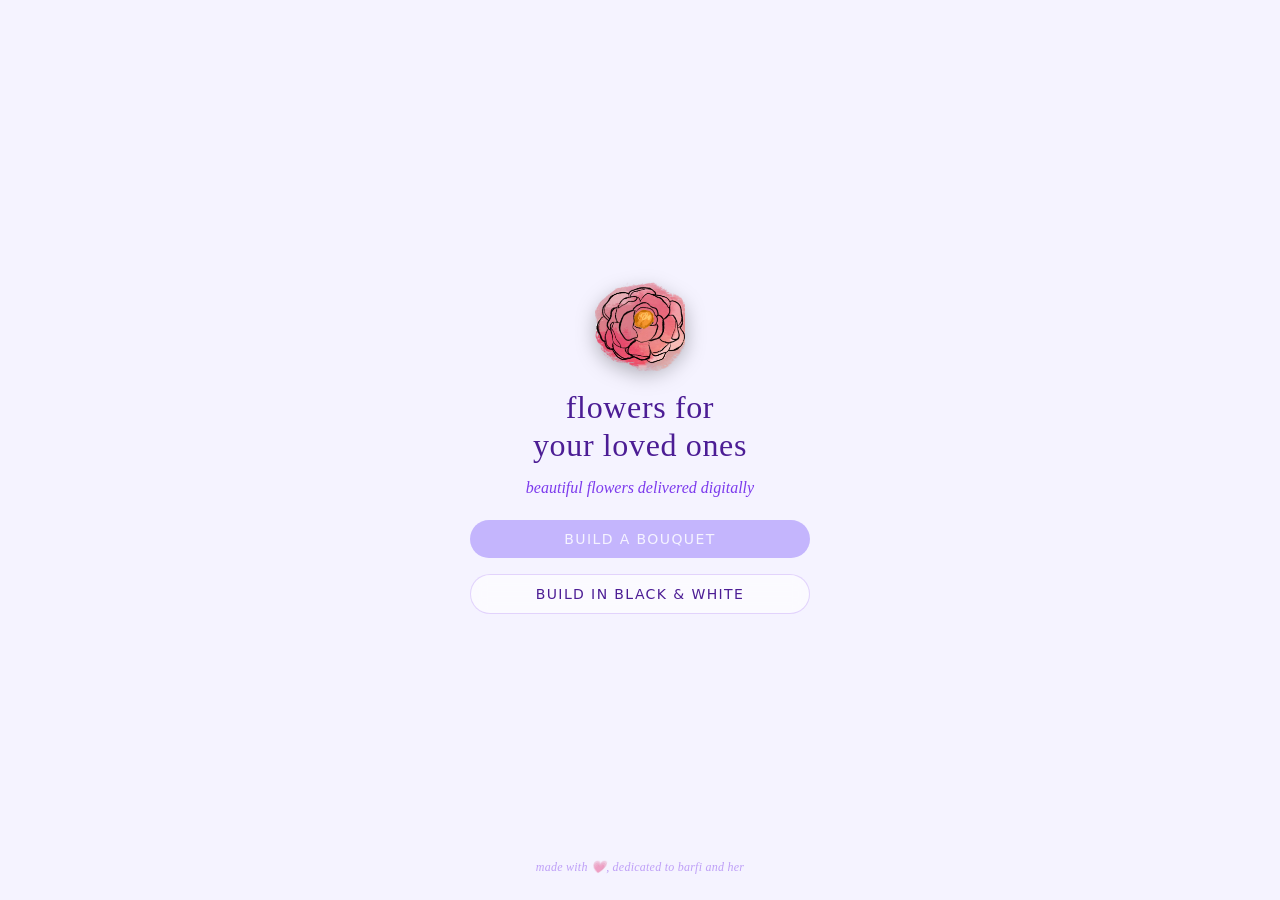
<file: index.html>
<!DOCTYPE html>
<html lang="en">
<head>
  <meta charset="UTF-8">
  <meta name="viewport" content="width=device-width, initial-scale=1">
  <title>flowers for your loved ones</title>
  <meta name="description" content="Build a beautiful digital flower bouquet and send it to someone you love. Choose from roses, peonies, sunflowers, and more.">
  <link rel="stylesheet" href="./styles.css">
</head>
<body>
  <div class="page-wrapper">
    <div class="page-content animate-fade-in">

      <!-- Hero Flower -->
      <img
        src="./assets/other/peony-hero.webp"
        alt="peony flower"
        class="hero-flower"
        width="120" height="120"
      >

      <!-- Title -->
      <h1 class="brand-title">flowers for<br>your loved ones</h1>

      <!-- Tagline -->
      <p class="tagline">beautiful flowers delivered digitally</p>

      <!-- Actions -->
      <div class="btn-group">
        <a href="./bouquet.html?mode=color" class="btn btn-primary" id="btn-build-color">
          BUILD A BOUQUET
        </a>
        <a href="./bouquet.html?mode=mono" class="btn btn-secondary" id="btn-build-mono">
          BUILD IN BLACK &amp; WHITE
        </a>
      </div>

      <!-- Footer -->
      <footer class="site-footer">
        made with 💗, dedicated to barfi and her
      </footer>

    </div>
  </div>

  <script src="./app.js"></script>
  <script>
    // Clear any existing builder state when returning to home
    clearBuilderState();
  </script>
</body>
</html>
</file>
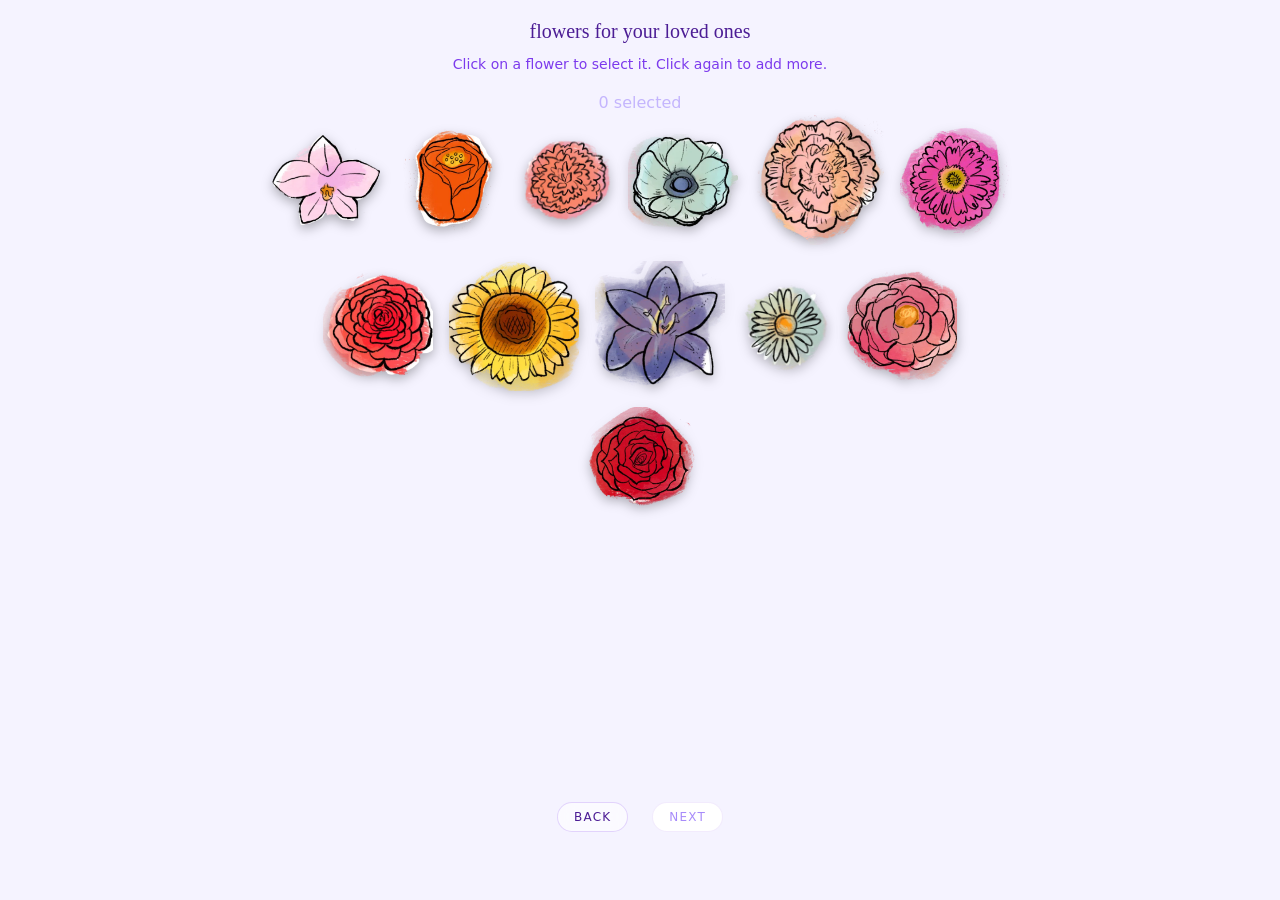
<file: arrange.html>
<!DOCTYPE html>
<html lang="en">
<head>
  <meta charset="UTF-8">
  <meta name="viewport" content="width=device-width, initial-scale=1">
  <title>arrange your bouquet — flowers for your loved ones</title>
  <meta name="description" content="Arrange your digital flower bouquet.">
  <link rel="stylesheet" href="./styles.css">
</head>
<body>
  <main class="container animate-fade-in">

    <!-- Header -->
    <a href="./index.html" class="logo-link">
      <h2 class="brand-title-small">flowers for your loved ones</h2>
    </a>

    <h2 class="section-heading">ARRANGE YOUR BOUQUET</h2>
    <p class="section-subtitle">Choose random or manual arrangement.</p>

    <!-- Bush Style Selector -->
    <div class="bush-selector" id="bush-selector">
      <button class="bush-option active" data-bush="bush-1">STYLE 1</button>
      <button class="bush-option" data-bush="bush-2">STYLE 2</button>
      <button class="bush-option" data-bush="bush-3">STYLE 3</button>
    </div>

    <!-- Arrange Mode Toggle -->
    <div class="arrange-mode-toggle" id="arrange-mode-toggle">
      <button class="arrange-mode-btn active" data-mode="random">⟳ RANDOM</button>
      <button class="arrange-mode-btn" data-mode="manual">✋ MANUAL</button>
    </div>

    <!-- Random mode controls -->
    <div id="random-controls" style="margin-bottom: 0.5rem; position: relative; z-index: 20;">
      <button class="btn btn-small btn-secondary" id="btn-reshuffle" style="padding: 0.5rem 1rem; border-radius: 9999px;">
        ⟳ RESHUFFLE FLOWERS
      </button>
    </div>

    <!-- Manual mode controls -->
    <div id="manual-controls" style="display:none; position: relative; z-index: 20;">
      <p class="manual-hint">Drag flowers to reposition. Tap a flower then use controls to rotate and scale.</p>
      <div class="rotation-controls" id="rotation-controls" style="display:none;">
        <button class="rot-btn" id="btn-scale-down">-</button>
        <span class="rot-label" id="scale-label">100%</span>
        <button class="rot-btn" id="btn-scale-up">+</button>
        
        <button class="rot-btn" id="btn-rot-left" style="margin-left: 0.5rem;">↺</button>
        <span class="rot-label" id="rot-label">0°</span>
        <button class="rot-btn" id="btn-rot-right">↻</button>
      </div>
    </div>

    <!-- Bouquet Preview -->
    <div class="bouquet-display">
      <div class="bouquet-container">
        <div class="bouquet-frame">
          <div id="bouquet-preview"></div>
        </div>
      </div>
    </div>

    <!-- Actions -->
    <div class="btn-group-horizontal" style="position: relative; z-index: 20;">
      <a href="./bouquet.html" class="btn btn-small btn-secondary" id="btn-back">BACK</a>
      <button class="btn btn-small btn-primary" id="btn-next">NEXT</button>
    </div>

  </main>

  <script src="./app.js"></script>
  <script>
    // ─── State ─────────────────────────────────
    const mode = getMode();
    const state = loadBuilderState();
    
    if (!state || !state.flowers || state.flowers.length < 1) {
      window.location.href = `./bouquet.html?mode=${mode}`;
    }

    let bushStyle = state.bushStyle || 'bush-1';
    let arrangeMode = 'random';
    let selectedFlowerIndex = -1;

    // Drag state — single shared state (no per-flower listeners)
    let dragState = {
      active: false,
      index: -1,
      wrapper: null,
      startX: 0,
      startY: 0,
      origOffsetX: 0,
      origOffsetY: 0,
      moved: false
    };

    // Set back button mode
    document.getElementById('btn-back').href = `./bouquet.html?mode=${mode}`;

    // Set initial active bush
    document.querySelectorAll('.bush-option').forEach(btn => {
      if(btn.dataset.bush === bushStyle) {
        document.querySelectorAll('.bush-option').forEach(b => b.classList.remove('active'));
        btn.classList.add('active');
      }
    });

    let currentFlowers = [...state.flowers];
    let currentLayout = state.layout || null;

    function generateLayout() {
      return currentFlowers.map(() => ({
        rotation: (Math.random() * 60) - 30,
        scale: 0.9 + (Math.random() * 0.2),
        offsetX: (Math.random() * 20) - 10,
        offsetY: (Math.random() * 20) - 10
      }));
    }

    function renderPreview(forceReshuffle = false) {
      if (!currentLayout || forceReshuffle) {
        for (let i = currentFlowers.length - 1; i > 0; i--) {
          const j = Math.floor(Math.random() * (i + 1));
          [currentFlowers[i], currentFlowers[j]] = [currentFlowers[j], currentFlowers[i]];
        }
        currentLayout = generateLayout();
      }

      const bouquetData = {
        mode: mode,
        bushStyle: bushStyle,
        flowers: currentFlowers,
        layout: currentLayout
      };

      const container = document.getElementById('bouquet-preview');
      renderBouquetComposition(container, bouquetData);

      // After render, set up manual mode class and click handlers
      if (arrangeMode === 'manual') {
        setupManualMode();
      }
    }

    // ─── Manual Mode Setup ────────────────────
    function setupManualMode() {
      const area = document.querySelector('.bouquet-area');
      if (!area) return;
      area.classList.add('manual-mode');

      // Disable the slow hover transition in manual mode
      const imgs = area.querySelectorAll('.bouquet-flower img');
      imgs.forEach(img => {
        img.style.transition = 'none';
      });

      // Only attach click listeners to each flower (lightweight)
      const wrappers = area.querySelectorAll('.bouquet-flower');
      wrappers.forEach((wrapper, index) => {
        wrapper.dataset.flowerIndex = index;
      });
    }

    function selectFlower(index) {
      selectedFlowerIndex = index;
      document.querySelectorAll('.bouquet-flower').forEach((el, i) => {
        el.classList.toggle('selected-flower', i === index);
      });
      document.getElementById('rotation-controls').style.display = 'flex';
      updateControlsLabel();
    }

    function updateControlsLabel() {
      if (selectedFlowerIndex >= 0 && currentLayout[selectedFlowerIndex]) {
        const layout = currentLayout[selectedFlowerIndex];
        document.getElementById('rot-label').textContent = `${Math.round(layout.rotation)}°`;
        document.getElementById('scale-label').textContent = `${Math.round((layout.scale || 1) * 100)}%`;
      }
    }

    function applyFlowerTransform(index) {
      const wrappers = document.querySelectorAll('.bouquet-flower');
      if (!wrappers[index]) return;
      const l = currentLayout[index];
      const img = wrappers[index].querySelector('img');
      if (img) {
        img.style.transform = `translate(${l.offsetX || 0}px, ${l.offsetY || 0}px) rotate(${l.rotation}deg) scale(${l.scale})`;
      }
    }

    // ─── Single Global Drag Handlers ──────────
    // One set of listeners on document — no per-flower duplication
    function getFlowerWrapper(el) {
      while (el && !el.classList.contains('bouquet-flower')) {
        el = el.parentElement;
      }
      return el;
    }

    function onDragStart(clientX, clientY, target) {
      if (arrangeMode !== 'manual') return;
      const wrapper = getFlowerWrapper(target);
      if (!wrapper || wrapper.dataset.flowerIndex === undefined) return;

      const index = parseInt(wrapper.dataset.flowerIndex);
      const layout = currentLayout[index];

      dragState = {
        active: true,
        index: index,
        wrapper: wrapper,
        startX: clientX,
        startY: clientY,
        origOffsetX: layout.offsetX || 0,
        origOffsetY: layout.offsetY || 0,
        moved: false
      };
      wrapper.classList.add('dragging');
    }

    function onDragMove(clientX, clientY) {
      if (!dragState.active) return;
      const dx = clientX - dragState.startX;
      const dy = clientY - dragState.startY;

      if (Math.abs(dx) > 3 || Math.abs(dy) > 3) {
        dragState.moved = true;
      }

      currentLayout[dragState.index].offsetX = dragState.origOffsetX + dx;
      currentLayout[dragState.index].offsetY = dragState.origOffsetY + dy;
      applyFlowerTransform(dragState.index);
    }

    function onDragEnd() {
      if (!dragState.active) return;
      if (dragState.wrapper) {
        dragState.wrapper.classList.remove('dragging');
      }
      // If it was a click (no movement), select the flower
      if (!dragState.moved) {
        selectFlower(dragState.index);
      }
      dragState.active = false;
    }

    // Mouse
    document.addEventListener('mousedown', (e) => {
      if (arrangeMode !== 'manual') return;
      const wrapper = getFlowerWrapper(e.target);
      if (!wrapper) return;
      e.preventDefault();
      onDragStart(e.clientX, e.clientY, e.target);
    });
    document.addEventListener('mousemove', (e) => {
      if (!dragState.active) return;
      e.preventDefault();
      onDragMove(e.clientX, e.clientY);
    });
    document.addEventListener('mouseup', () => {
      onDragEnd();
    });

    // Touch
    document.addEventListener('touchstart', (e) => {
      if (arrangeMode !== 'manual') return;
      const wrapper = getFlowerWrapper(e.target);
      if (!wrapper) return;
      const touch = e.touches[0];
      onDragStart(touch.clientX, touch.clientY, e.target);
    }, { passive: true });
    document.addEventListener('touchmove', (e) => {
      if (!dragState.active) return;
      e.preventDefault(); // prevent scroll while dragging
      const touch = e.touches[0];
      onDragMove(touch.clientX, touch.clientY);
    }, { passive: false });
    document.addEventListener('touchend', () => {
      onDragEnd();
    });

    // ─── UI Events ────────────────────────────
    // Bush style buttons
    document.querySelectorAll('.bush-option').forEach(btn => {
      btn.addEventListener('click', () => {
        document.querySelectorAll('.bush-option').forEach(b => b.classList.remove('active'));
        btn.classList.add('active');
        bushStyle = btn.dataset.bush;
        renderPreview();
      });
    });

    // Arrange mode toggle
    document.querySelectorAll('.arrange-mode-btn').forEach(btn => {
      btn.addEventListener('click', () => {
        document.querySelectorAll('.arrange-mode-btn').forEach(b => b.classList.remove('active'));
        btn.classList.add('active');
        arrangeMode = btn.dataset.mode;

        document.getElementById('random-controls').style.display = arrangeMode === 'random' ? 'block' : 'none';
        document.getElementById('manual-controls').style.display = arrangeMode === 'manual' ? 'block' : 'none';

        selectedFlowerIndex = -1;
        document.getElementById('rotation-controls').style.display = 'none';
        renderPreview();
      });
    });

    // Reshuffle
    document.getElementById('btn-reshuffle').addEventListener('click', () => {
      renderPreview(true);
    });

    // Rotation controls
    document.getElementById('btn-rot-left').addEventListener('click', () => {
      if (selectedFlowerIndex < 0) return;
      currentLayout[selectedFlowerIndex].rotation -= 15;
      applyFlowerTransform(selectedFlowerIndex);
      updateControlsLabel();
    });

    document.getElementById('btn-rot-right').addEventListener('click', () => {
      if (selectedFlowerIndex < 0) return;
      currentLayout[selectedFlowerIndex].rotation += 15;
      applyFlowerTransform(selectedFlowerIndex);
      updateControlsLabel();
    });

    // Scale controls
    document.getElementById('btn-scale-down').addEventListener('click', () => {
      if (selectedFlowerIndex < 0) return;
      const layout = currentLayout[selectedFlowerIndex];
      layout.scale = Math.max(0.5, (layout.scale || 1) - 0.1);
      applyFlowerTransform(selectedFlowerIndex);
      updateControlsLabel();
    });

    document.getElementById('btn-scale-up').addEventListener('click', () => {
      if (selectedFlowerIndex < 0) return;
      const layout = currentLayout[selectedFlowerIndex];
      layout.scale = Math.min(2.5, (layout.scale || 1) + 0.1);
      applyFlowerTransform(selectedFlowerIndex);
      updateControlsLabel();
    });

    // Next button
    document.getElementById('btn-next').addEventListener('click', () => {
      saveBuilderState({
        bushStyle: bushStyle,
        flowers: currentFlowers,
        layout: currentLayout
      });
      window.location.href = `./note.html?mode=${mode}`;
    });

    // ─── Init ──────────────────────────────────
    renderPreview();
  </script>
</body>
</html>
</file>
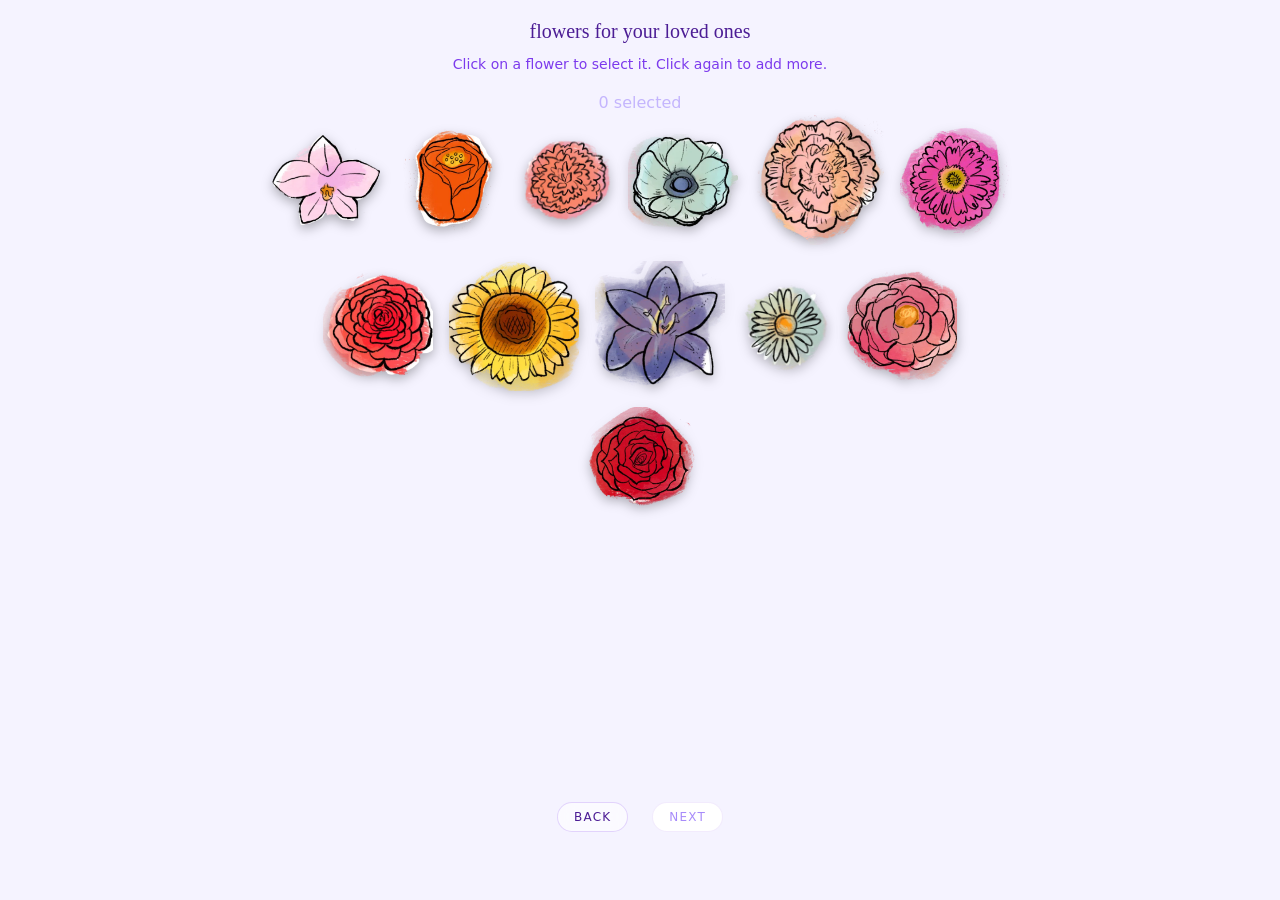
<file: bouquet.html>
<!DOCTYPE html>
<html lang="en">
<head>
  <meta charset="UTF-8">
  <meta name="viewport" content="width=device-width, initial-scale=1">
  <title>build your bouquet — flowers for your loved ones</title>
  <meta name="description" content="Pick your flowers and send a beautiful digital bouquet to someone special.">
  <link rel="stylesheet" href="./styles.css">
</head>
<body>
  <main class="container animate-fade-in">
    <!-- Header -->
    <a href="./index.html" class="logo-link">
      <h2 class="brand-title-small">flowers for your loved ones</h2>
    </a>

    <!-- Builder Area -->
    <div class="builder-area" style="flex-grow: 1;">
      <p class="section-subtitle">Click on a flower to select it. Click again to add more.</p>

      <!-- Counter -->
      <p class="counter-text" id="counter">0 selected</p>

      <!-- Flower Grid -->
      <div class="flower-grid" id="flower-grid"></div>

      <!-- Selected Pills -->
      <div class="selection-area">
        <div class="selection-pills" id="selection-pills"></div>
      </div>
    </div>

    <!-- Navigation -->
    <div class="nav-buttons">
      <a href="./index.html" class="btn btn-small btn-secondary">BACK</a>
      <button class="btn btn-small btn-disabled" id="btn-next" disabled>NEXT</button>
    </div>
  </main>

  <script src="./app.js"></script>
  <script>
    // ─── Builder State ─────────────────────────
    const mode = getMode();
    const state = loadBuilderState();
    const selections = {}; 

    // If returning from a future step, repopulate selections
    if (state && state.flowers) {
      state.flowers.forEach(id => {
        selections[id] = (selections[id] || 0) + 1;
      });
    }

    function getTotalCount() {
      return Object.values(selections).reduce((sum, c) => sum + c, 0);
    }

    function updateUI() {
      const total = getTotalCount();

      // Counter
      document.getElementById('counter').textContent = `${total} selected`;

      // Update grid badges
      FLOWERS.forEach(flower => {
        const card = document.querySelector(`[data-flower="${flower.id}"]`);
        if (!card) return;
        const badge = card.querySelector('.flower-badge');
        const count = selections[flower.id] || 0;

        if (count > 0) {
          card.classList.add('selected');
          if (badge) {
            badge.textContent = count;
            badge.style.display = 'flex';
          }
        } else {
          card.classList.remove('selected');
          if (badge) badge.style.display = 'none';
        }
      });

      // Selection pills
      const pillsContainer = document.getElementById('selection-pills');
      pillsContainer.innerHTML = '';
      Object.entries(selections).forEach(([id, count]) => {
        if (count <= 0) return;
        const flower = FLOWERS.find(f => f.id === id);
        const pill = document.createElement('div');
        pill.className = 'pill';
        pill.textContent = `${flower.name} x${count}`;
        pill.addEventListener('click', () => {
          selections[id]--;
          if (selections[id] <= 0) delete selections[id];
          updateUI();
        });
        pillsContainer.appendChild(pill);
      });

      // Next button (Min 1 bloom)
      const nextBtn = document.getElementById('btn-next');
      if (total >= 1) {
        nextBtn.disabled = false;
        nextBtn.classList.remove('btn-disabled');
        nextBtn.classList.add('btn-primary');
      } else {
        nextBtn.disabled = true;
        nextBtn.classList.add('btn-disabled');
        nextBtn.classList.remove('btn-primary');
      }
    }

    function handleFlowerClick(flowerId) {
      selections[flowerId] = (selections[flowerId] || 0) + 1;
      updateUI();
    }

    // ─── Build Grid ────────────────────────────
    function buildGrid() {
      const grid = document.getElementById('flower-grid');
      grid.innerHTML = '';

      FLOWERS.forEach(flower => {
        const card = document.createElement('button');
        card.className = 'flower-card';
        card.dataset.flower = flower.id;
        card.title = `${flower.name} — ${flower.meaning}`;

        card.innerHTML = `
          <div class="flower-img-wrapper ${flower.sizeClass}">
            <img
              src="${getFlowerImagePath(flower.id, mode)}"
              alt="${flower.name}"
              width="${flower.sizeClass === 'size-sm' ? 128 : flower.sizeClass === 'size-lg' ? 192 : 160}"
              height="${flower.sizeClass === 'size-sm' ? 128 : flower.sizeClass === 'size-lg' ? 192 : 160}"
              loading="eager"
            >
          </div>
          <div class="flower-badge" style="display:none;">0</div>
        `;

        card.addEventListener('click', () => handleFlowerClick(flower.id));
        grid.appendChild(card);
      });
    }

    // ─── Next Button ───────────────────────────
    document.getElementById('btn-next').addEventListener('click', () => {
      const total = getTotalCount();
      if (total < 1) return;

      // Build flower list
      const flowerList = [];
      Object.entries(selections).forEach(([id, count]) => {
        for (let i = 0; i < count; i++) {
          flowerList.push(id);
        }
      });

      saveBuilderState({
        mode: mode,
        flowers: flowerList
      });

      window.location.href = `./arrange.html?mode=${mode}`;
    });

    // ─── Init ──────────────────────────────────
    buildGrid();
    updateUI();
  </script>
</body>
</html>
</file>
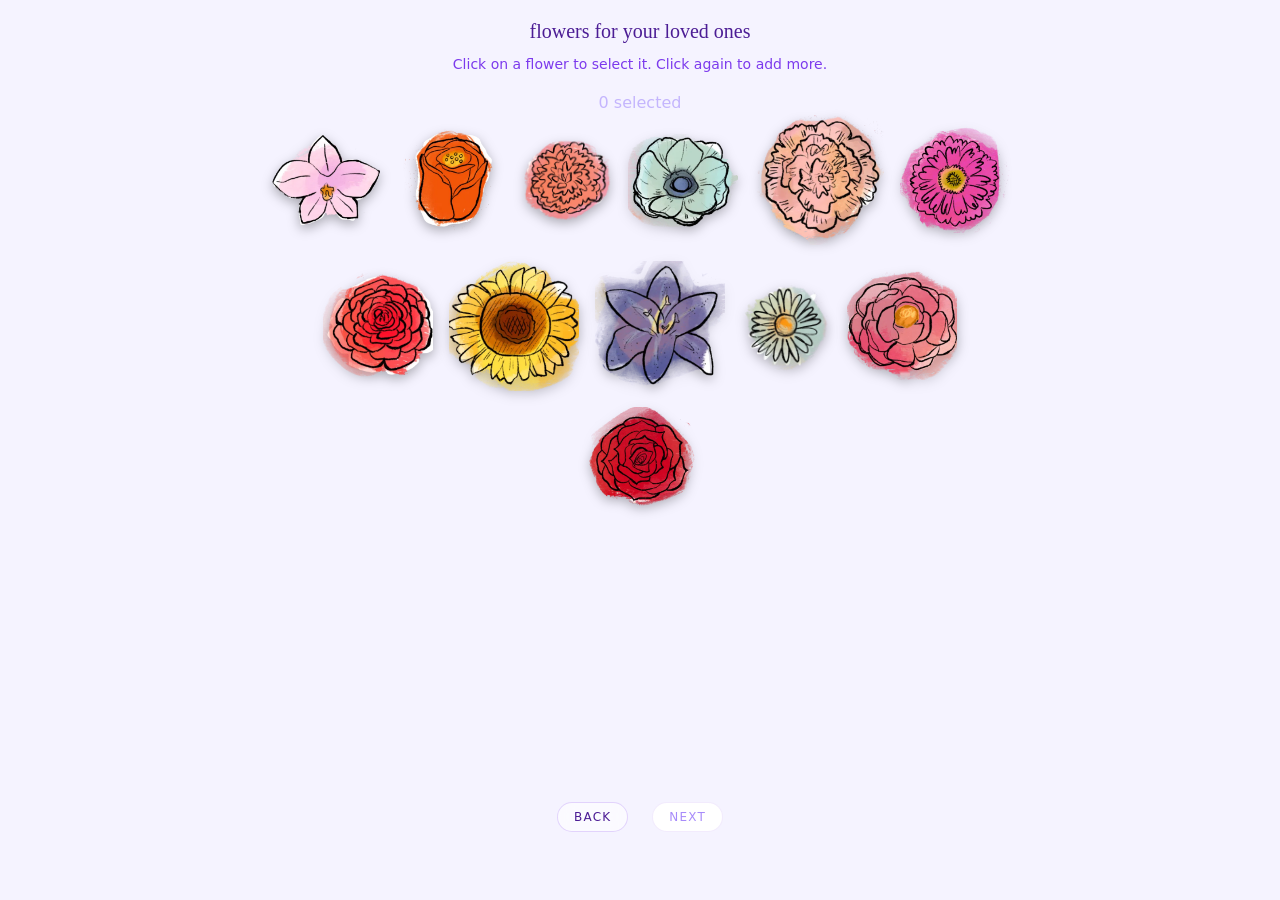
<file: note.html>
<!DOCTYPE html>
<html lang="en">
<head>
  <meta charset="UTF-8">
  <meta name="viewport" content="width=device-width, initial-scale=1">
  <title>write a note — flowers for your loved ones</title>
  <meta name="description" content="Add a message to your bouquet.">
  <link rel="stylesheet" href="./styles.css">
</head>
<body>
  <main class="container animate-fade-in">
    <!-- Header -->
    <a href="./index.html" class="logo-link">
      <h2 class="brand-title-small">flowers for your loved ones</h2>
    </a>

    <h2 class="section-heading">WRITE A NOTE</h2>
    <p class="section-subtitle">Add a personal message to your bouquet.</p>

    <!-- Note Card -->
    <div class="note-card-wrapper">
      <div class="note-card">
        <textarea id="note-body" placeholder="Write your message here..."></textarea>
      </div>
    </div>

    <!-- Actions -->
    <div class="btn-group-horizontal">
      <a href="./arrange.html" class="btn btn-small btn-secondary" id="btn-back">BACK</a>
      <button class="btn btn-small btn-primary" id="btn-next">FINISH</button>
    </div>
  </main>

  <script src="./app.js"></script>
  <script>
    // ─── State ─────────────────────────────────
    const mode = getMode();
    const state = loadBuilderState();
    
    if (!state || !state.flowers || state.flowers.length < 1) {
      window.location.href = `./bouquet.html?mode=${mode}`;
    }

    // Set back button mode
    document.getElementById('btn-back').href = `./arrange.html?mode=${mode}`;

    const textarea = document.getElementById('note-body');
    
    // Set default value if no note exists
    if (state.note) {
      textarea.value = state.note;
    } else {
      textarea.value = "Dear ";
    }

    // ─── Actions ───────────────────────────────
    document.getElementById('btn-next').addEventListener('click', () => {
      saveBuilderState({
        note: textarea.value
      });
      window.location.href = `./p.html?mode=${mode}`;
    });
  </script>
</body>
</html>
</file>
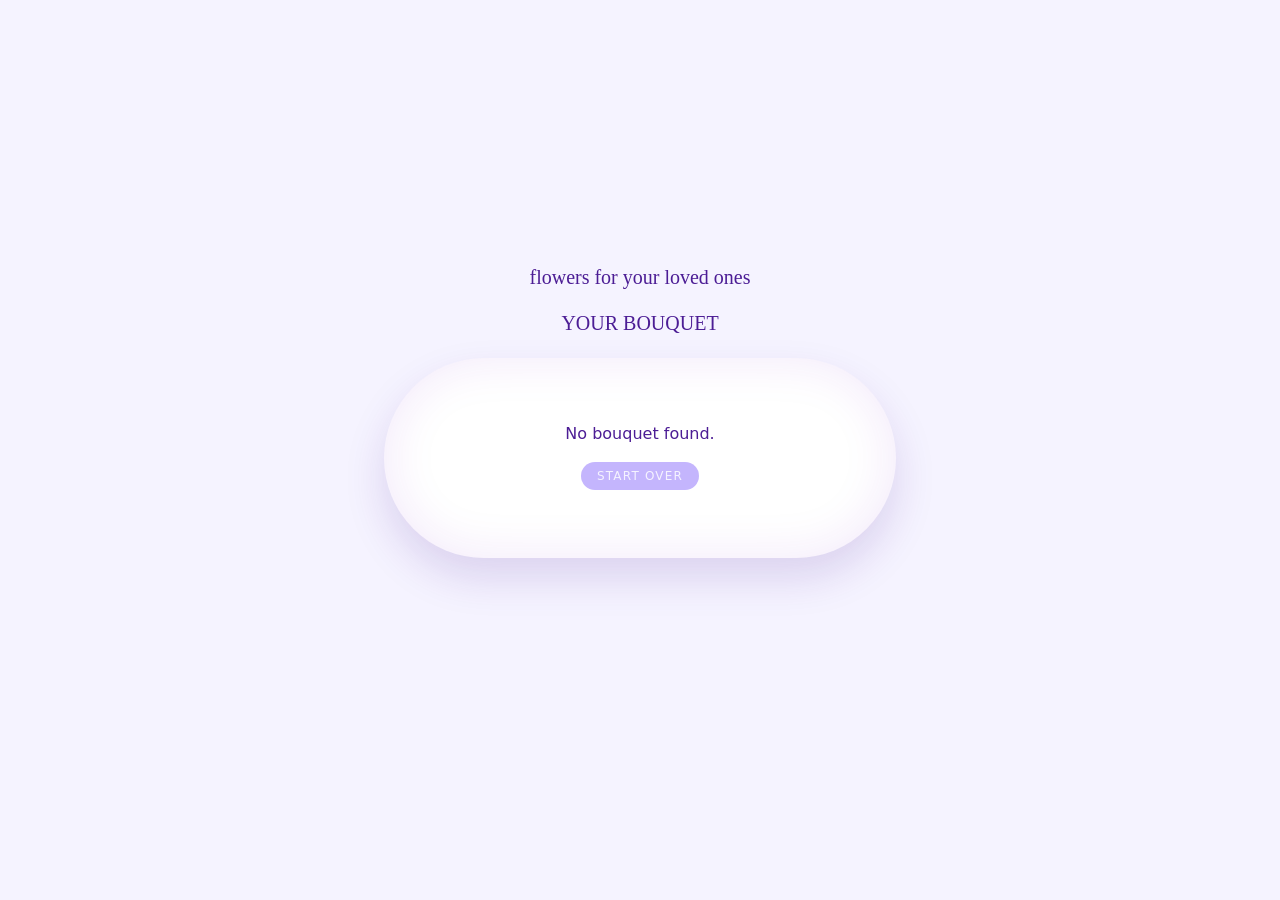
<file: p.html>
<!DOCTYPE html>
<html lang="en">
<head>
  <meta charset="UTF-8">
  <meta name="viewport" content="width=device-width, initial-scale=1">
  <title>your bouquet — flowers for your loved ones</title>
  <meta name="description" content="A digital flower bouquet.">
  <link rel="stylesheet" href="./styles.css">
</head>
<body>
  <main class="container animate-fade-in">
    <!-- Header -->
    <a href="./index.html" class="logo-link">
      <h2 class="brand-title-small">flowers for your loved ones</h2>
    </a>

    <h2 class="section-heading" id="preview-heading">YOUR BOUQUET</h2>

    <!-- Bouquet Preview -->
    <div class="bouquet-display">
      <div class="bouquet-container">
        <div class="bouquet-frame">
          <div id="bouquet-preview"></div>
        </div>
      </div>
    </div>

    <!-- Note Card -->
    <div id="note-area" style="display:none;" class="note-preview-area">
      <div class="note-card preview-mode">
        <div class="note-display" id="view-body"></div>
      </div>
    </div>

    <!-- Builder Actions (Shown if you just built it) -->
    <div id="builder-actions" style="display:none;" class="builder-actions">
      <div class="share-section">
        <p class="share-section-heading">Ready to send?</p>
        <p class="share-section-subtext">Generate a link to share this exact bouquet.</p>
        <button class="btn btn-primary" id="btn-generate">GENERATE SHARE LINK</button>
        
        <div class="share-link-box" id="share-box" style="display:none;">
          <div class="share-link-row">
            <input type="text" class="share-link-input" id="share-link" readonly>
            <button class="btn btn-small btn-secondary" id="btn-copy">COPY</button>
          </div>
          <a href="https://tinyurl.com" target="_blank" rel="noopener noreferrer" class="btn btn-small btn-secondary" id="btn-shorten">SHORTEN URL</a>
        </div>
      </div>
      <div class="share-edit-link">
        <a href="./note.html" class="btn btn-small btn-text" id="btn-back">← EDIT NOTE</a>
      </div>
    </div>

    <!-- Receiver Actions (Shown if opened via share link) -->
    <div id="receiver-actions" style="display:none;" class="receiver-actions">
      <a href="./index.html" class="btn btn-secondary">BUILD YOUR OWN BOUQUET</a>
    </div>

  </main>

  <script src="./app.js"></script>
  <script>
    // ─── Detect Mode: Builder vs Receiver ────────
    const hash = window.location.hash.substring(1);
    let bouquetData = null;
    let isReceiver = false;

    if (hash) {
      // Receiver Mode
      isReceiver = true;
      bouquetData = decodeBouquetFromURL(hash);
    } else {
      // Builder Mode
      bouquetData = loadBuilderState();
    }

    if (!bouquetData || !bouquetData.flowers || bouquetData.flowers.length === 0) {
      document.getElementById('bouquet-preview').innerHTML = `
        <div style="padding: 2rem 1rem;">
          <p>No bouquet found.</p>
          <a href="./index.html" class="btn btn-small btn-primary" style="margin-top:1rem;">START OVER</a>
        </div>
      `;
    } else {
      // Set heading
      const heading = document.getElementById('preview-heading');
      if (isReceiver) {
        heading.textContent = "A BOUQUET JUST FOR YOU";
        document.title = "someone made you a bouquet — flowers for your loved ones";
        document.getElementById('receiver-actions').style.display = 'block';
      } else {
        heading.textContent = "YOUR COMPLETED BOUQUET";
        document.getElementById('builder-actions').style.display = 'block';
        // Set back button link
        document.getElementById('btn-back').href = `./note.html?mode=${bouquetData.mode || 'color'}`;
      }

      // Render bouquet
      const container = document.getElementById('bouquet-preview');
      renderBouquetComposition(container, bouquetData);

      // Show note if present and not purely whitespace
      if (bouquetData.note && bouquetData.note.trim() !== '') {
        document.getElementById('note-area').style.display = 'block';
        document.getElementById('view-body').textContent = bouquetData.note;
      }
    }

    // ─── Generate Link (Builder Only) ──────────
    if (!isReceiver && bouquetData) {
      document.getElementById('btn-generate').addEventListener('click', async () => {
        const shareURL = getShareURL(bouquetData);
        document.getElementById('share-link').value = shareURL;
        
        document.getElementById('btn-generate').style.display = 'none';
        document.getElementById('share-box').style.display = 'flex';
        
        const success = await copyToClipboard(shareURL);
        if (success) showToast('LINK COPIED!');
      });

      document.getElementById('btn-copy').addEventListener('click', async () => {
        const link = document.getElementById('share-link').value;
        const success = await copyToClipboard(link);
        if (success) showToast('LINK COPIED!');
      });
    }
  </script>
</body>
</html>
</file>
<file: styles.css>
/* ============================================
   FLOWERS FOR YOUR LOVED ONES — Global Styles
   ============================================ */

/* CSS Reset & Base */
*, *::before, *::after {
  box-sizing: border-box;
  margin: 0;
  padding: 0;
}

:root {
  --bg-dark: #f5f3ff;               /* violet-50  */
  --bg-panel: rgba(255, 255, 255, 0.6);
  --bg-panel-solid: #ffffff;
  --text-primary: #4c1d95;          /* violet-900 */
  --text-muted: #7c3aed;            /* violet-600 */
  --text-light: #a78bfa;            /* violet-400 */
  --border-color: rgba(124, 58, 237, 0.2);
  --border-light: rgba(124, 58, 237, 0.1);
  --accent-pink: #c4b5fd;           /* violet-300 */
  --accent-badge-text: #4c1d95;

  --font-serif: Georgia, 'Times New Roman', Times, serif;
  --font-sans: system-ui, -apple-system, sans-serif;

  --transition-fast: 150ms ease;
  --transition-medium: 300ms ease;
  --transition-slow: 700ms ease;
}

html {
  font-size: 16px;
  -webkit-text-size-adjust: 100%;
}

body {
  font-family: var(--font-sans);
  background-color: var(--bg-dark);
  color: var(--text-primary);
  min-height: 100vh;
  line-height: 1.5;
  -webkit-font-smoothing: antialiased;
  -moz-osx-font-smoothing: grayscale;
}

h1, h2, h3, h4, h5, h6 {
  font-family: var(--font-serif);
  font-weight: normal;
}

img {
  max-width: 100%;
  height: auto;
  display: block;
}

a {
  color: inherit;
  text-decoration: none;
}

button {
  font-family: inherit;
  cursor: pointer;
  border: none;
  background: none;
  font-size: inherit;
}

/* ============================================
   Layout
   ============================================ */

/* Full-viewport centering shell — used on index.html */
.page-wrapper {
  display: flex;
  flex-direction: column;
  justify-content: center;
  align-items: center;
  padding: 0.5rem;
  min-height: 100vh;
}

/* Centered column that fills the viewport — used on index.html inner content */
.page-content {
  display: flex;
  flex-direction: column;
  justify-content: center;
  padding: 1rem 0.5rem;
  margin: 0 auto;
  max-width: 48rem;
  text-align: center;
  width: 100%;
  min-height: calc(100vh - 1rem);
  position: relative;
}

/* Shared inner container — used on bouquet / arrange / note / p pages */
.container {
  display: flex;
  flex-direction: column;
  justify-content: center;
  padding: 0.5rem 0.5rem 2rem;
  margin: 0 auto;
  max-width: 48rem;
  width: 100%;
  min-height: calc(100vh - 1rem);
  text-align: center;
  position: relative;
}

/* ============================================
   Typography & Branding
   ============================================ */

.brand-title {
  font-family: var(--font-serif);
  font-size: 2rem;
  line-height: 1.2;
  margin-bottom: 0.25rem;
  letter-spacing: 0.02em;
  color: var(--text-primary);
}

.brand-title-small {
  font-family: var(--font-serif);
  font-size: 1.25rem;
  margin: 0.5rem 0;
  text-align: center;
  color: var(--text-primary);
}

.tagline {
  margin: 0.5rem 0 1rem;
  font-size: 1rem;
  color: var(--text-muted);
  font-style: italic;
  font-family: var(--font-serif);
}

/* ============================================
   Hero Section
   ============================================ */

.hero-flower {
  width: 90px;
  height: 90px;
  object-fit: cover;
  margin: 0 auto 1rem;
  filter: drop-shadow(0 6px 10px rgba(0, 0, 0, 0.3));
}

/* ============================================
   Buttons
   ============================================ */

.btn {
  display: inline-flex;
  align-items: center;
  justify-content: center;
  font-size: 0.875rem;
  padding: 0.75rem 1.5rem;
  margin: 0.25rem;
  border-radius: 9999px;
  transition: all var(--transition-fast);
  text-align: center;
  text-transform: uppercase;
  letter-spacing: 0.1em;
  width: 100%;
  max-width: 340px;
  font-weight: 500;
  line-height: 1;
}

.btn-primary {
  background-color: var(--accent-pink);
  color: var(--bg-dark);
}

.btn-primary:hover {
  opacity: 0.9;
  transform: translateY(-2px);
  box-shadow: 0 4px 12px rgba(217, 70, 239, 0.4);
}

.btn-secondary {
  border: 1px solid var(--border-color);
  color: var(--text-primary);
  background: var(--bg-panel);
  backdrop-filter: blur(8px);
}

.btn-secondary:hover {
  background-color: var(--border-color);
  color: var(--bg-dark);
}

.btn-text {
  text-decoration: underline;
  text-underline-offset: 4px;
  color: var(--text-muted);
  background: transparent;
}

.btn-text:hover {
  color: var(--text-primary);
}

.btn-disabled {
  background-color: var(--bg-panel-solid);
  color: var(--text-light);
  cursor: not-allowed;
  pointer-events: none;
  border: 1px solid var(--border-light);
}

.btn-small {
  font-size: 0.75rem;
  padding: 0.5rem 1rem;
  width: auto;
}

/* Ensure buttons stay small even on larger screens */
@media (min-width: 768px) {
  .btn-small {
    font-size: 0.75rem;
  }
}

.btn-group {
  display: flex;
  flex-direction: column;
  align-items: center;
  justify-content: center;
  gap: 0.5rem;
}

.btn-group-horizontal {
  display: flex;
  flex-wrap: wrap;
  align-items: center;
  justify-content: center;
  gap: 1rem;
  padding: 1.5rem 0 0.5rem; /* Increase top padding */
}

/* ============================================
   Flower Grid (Builder)
   ============================================ */

.section-heading {
  margin: 0.5rem 0 0.25rem;
  font-size: 1.25rem;
}

.section-subtitle {
  margin-bottom: 1rem;
  font-size: 0.875rem;
  color: var(--text-muted);
}

.flower-grid {
  display: flex;
  flex-wrap: wrap;
  justify-content: center;
  gap: 1rem;
  margin-bottom: 2rem;
  align-items: center;
  min-height: 200px;
}

.flower-card {
  display: flex;
  position: relative;
  flex-direction: column;
  align-items: center;
  cursor: pointer;
  background: none;
  border: none;
  padding: 0;
  transition: transform var(--transition-medium);
}

.flower-card:hover .flower-img-wrapper {
  transform: translateY(-8px);
  filter: brightness(1.2);
}

.flower-card.selected .flower-img-wrapper {
  transform: translateY(-8px);
}

.flower-img-wrapper {
  display: flex;
  align-items: center;
  justify-content: center;
  transition: all var(--transition-medium);
  overflow: hidden;
  filter: drop-shadow(0 4px 6px rgba(0, 0, 0, 0.3));
}

.flower-img-wrapper.size-sm { width: 90px;  height: 90px;  }
.flower-img-wrapper.size-md { width: 110px; height: 110px; }
.flower-img-wrapper.size-lg { width: 130px; height: 130px; }

.flower-img-wrapper img {
  width: 100%;
  height: 100%;
  object-fit: cover;
}

/* Selection badge */
.flower-badge {
  display: flex;
  position: absolute;
  top: 0;
  right: 0;
  justify-content: center;
  align-items: center;
  width: 1.5rem;
  height: 1.5rem;
  font-size: 0.875rem;
  font-weight: 600;
  border-radius: 50%;
  background-color: var(--accent-pink);
  color: var(--accent-badge-text);
  z-index: 5;
  box-shadow: 0 2px 4px rgba(0, 0, 0, 0.5);
}

/* Selection pills */
.selection-area {
  margin-top: 1rem;
}

.selection-pills {
  display: flex;
  flex-wrap: wrap;
  gap: 0.5rem;
  justify-content: center;
  margin-top: 0.5rem;
}

.pill {
  padding: 0.35rem 0.875rem;
  font-size: 0.875rem;
  border-radius: 9999px;
  border: 1px solid var(--border-color);
  color: var(--text-primary);
  background: var(--bg-panel);
  backdrop-filter: blur(4px);
  transition: all var(--transition-fast);
  cursor: pointer;
}

.pill:hover {
  background-color: var(--accent-pink);
  color: var(--bg-dark);
  border-color: var(--accent-pink);
}

/* Counter */
.counter-text {
  font-size: 1rem;
  margin-top: 1rem;
  color: var(--accent-pink);
  font-weight: 500;
}

/* Nav buttons (bouquet page) */
.nav-buttons {
  display: flex;
  flex-direction: row;
  gap: 1rem;
  justify-content: center;
  margin: 1rem auto;
}

/* ============================================
   Bouquet Display & Arrangement
   ============================================ */

.bouquet-display {
  text-align: center;
  margin-top: 1rem;
  margin-bottom: 3rem; /* Push the buttons down to avoid overlap */
}

.bouquet-container {
  display: flex;
  flex-direction: column;
  max-width: 32rem;
  margin: 0 auto;
  background-color: var(--bg-panel-solid);
  border-radius: 1000px;
  box-shadow: inset 0 0 50px rgba(126, 34, 206, 0.1), 0 20px 40px rgba(76, 29, 149, 0.15);
}

.bouquet-frame {
  display: flex;
  position: relative;
  justify-content: center;
  align-items: center;
  padding: 1rem 0;
  margin: 1rem 0;
}

.bouquet-area {
  position: relative;
  width: 400px;
  max-width: 100%;
  min-height: 320px;
}

.bush-bg {
  position: absolute;
  top: 50%;
  left: 50%;
  z-index: 0;
  transform: translate(-50%, -50%);
  width: 600px;
  max-width: 120%;
  height: auto;
}

.flowers-layer {
  display: flex;
  flex-wrap: wrap-reverse;
  width: 260px;
  justify-content: center;
  align-items: flex-end;
  margin: 0 auto;
  position: relative;
  gap: 0;
  z-index: 5;
}

.flowers-layer > div {
  flex-shrink: 0;
}

.bouquet-flower {
  display: flex;
  position: relative;
  justify-content: center;
  align-items: center;
}

.bouquet-flower img {
  position: relative;
  z-index: 5;
  transition: transform var(--transition-slow);
  filter: drop-shadow(0 8px 12px rgba(76, 29, 149, 0.3));
}

.bouquet-flower img:hover {
  transform: scale(1.1);
}

/* ============================================
   Arrange Mode Toggle & Manual Mode
   ============================================ */

.arrange-mode-toggle {
  display: flex;
  justify-content: center;
  margin: 0.5rem auto 1rem;
  background: var(--bg-panel);
  border: 1px solid var(--border-color);
  border-radius: 9999px;
  overflow: hidden;
  max-width: 280px;
}

.arrange-mode-btn {
  flex: 1;
  padding: 0.5rem 1.25rem;
  font-size: 0.75rem;
  text-transform: uppercase;
  letter-spacing: 0.08em;
  cursor: pointer;
  transition: all var(--transition-fast);
  background: transparent;
  color: var(--text-muted);
  border: none;
  font-weight: 500;
}

.arrange-mode-btn.active {
  background: var(--text-primary);
  color: var(--bg-dark);
}

.arrange-mode-btn:not(.active):hover {
  background: var(--border-light);
  color: var(--text-primary);
}

/* Manual mode — flowers become draggable */
.bouquet-area.manual-mode .bouquet-flower {
  cursor: grab;
  position: relative;
}

.bouquet-area.manual-mode .bouquet-flower img {
  transition: none; /* kill slow transition — causes drag lag */
}

.bouquet-area.manual-mode .bouquet-flower.dragging {
  cursor: grabbing;
  z-index: 50;
}

.bouquet-area.manual-mode .bouquet-flower.dragging img {
  filter: drop-shadow(0 12px 20px rgba(76, 29, 149, 0.5));
}

.bouquet-area.manual-mode .bouquet-flower.selected-flower {
  z-index: 40;
}

.bouquet-area.manual-mode .bouquet-flower.selected-flower img {
  filter: drop-shadow(0 0 8px rgba(124, 58, 237, 0.8)) drop-shadow(0 8px 12px rgba(76, 29, 149, 0.3));
}

.bouquet-area.manual-mode .bouquet-flower img:hover {
  transform: none;
}

/* Rotation/scale controls */
.rotation-controls {
  display: flex;
  justify-content: center;
  align-items: center;
  gap: 0.75rem;
  margin: 0.5rem 0;
}

.rotation-controls .rot-btn {
  width: 2.25rem;
  height: 2.25rem;
  border-radius: 50%;
  border: 1px solid var(--border-color);
  background: var(--bg-panel);
  color: var(--text-primary);
  font-size: 1.1rem;
  cursor: pointer;
  display: flex;
  align-items: center;
  justify-content: center;
  transition: all var(--transition-fast);
}

.rotation-controls .rot-btn:hover {
  background: var(--text-primary);
  color: var(--bg-dark);
  border-color: var(--text-primary);
}

.rotation-controls .rot-label {
  font-size: 0.75rem;
  color: var(--text-muted);
  min-width: 3rem;
  text-align: center;
}

.manual-hint {
  font-size: 0.8rem;
  color: var(--text-light);
  font-style: italic;
  margin: 0.25rem 0 0.5rem;
  font-family: var(--font-serif);
}

/* Bush style selector */
.bush-selector {
  display: flex;
  justify-content: center;
  gap: 0.5rem;
  margin: 0.5rem 0 1rem;
  position: relative;
  z-index: 20;
}

.bush-option {
  padding: 0.5rem 1rem;
  font-size: 0.75rem;
  border: 1px solid var(--border-light);
  border-radius: 9999px;
  cursor: pointer;
  transition: all var(--transition-fast);
  background: var(--bg-panel);
  color: var(--text-muted);
  text-transform: uppercase;
  letter-spacing: 0.05em;
}

.bush-option:hover {
  border-color: var(--text-primary);
  color: var(--text-primary);
}

.bush-option.active {
  background-color: var(--text-primary);
  color: var(--bg-dark);
  border-color: var(--text-primary);
}

/* ============================================
   Note Card
   ============================================ */

.note-card-wrapper {
  margin: 1rem auto;
  max-width: 28rem;
  width: 100%;
}

.note-card {
  background: rgba(255, 255, 255, 0.7);
  backdrop-filter: blur(12px);
  border: 1px solid var(--border-color);
  border-radius: 16px;
  padding: 1.5rem;
  margin: 0 auto;
  max-width: 28rem;
  width: 100%;
  box-shadow: 0 20px 40px rgba(76, 29, 149, 0.15);
  text-align: left;
}

.note-card.preview-mode {
  transform: translateY(-50px) rotate(-2deg);
  transition: all var(--transition-medium);
}

.note-card textarea {
  background: transparent;
  border: none;
  outline: none;
  font-family: var(--font-serif);
  font-size: 1.125rem;
  color: var(--text-primary);
  width: 100%;
  resize: vertical;
  line-height: 1.6;
  min-height: 120px;
}

.note-card textarea::placeholder {
  color: var(--text-light);
  font-style: italic;
}

.note-display {
  font-family: var(--font-serif);
  font-size: 1.125rem;
  color: var(--text-primary);
  line-height: 1.6;
  white-space: pre-wrap;
}

/* ============================================
   Animations
   ============================================ */

@keyframes fadeInUp {
  from {
    opacity: 0;
    transform: translateY(16px);
  }
  to {
    opacity: 1;
    transform: translateY(0);
  }
}

.animate-fade-in {
  animation: fadeInUp 0.7s ease both;
}

/* ============================================
   Share Link Section
   ============================================ */

.share-section {
  background: var(--bg-panel);
  border: 1px solid var(--border-color);
  border-radius: 12px;
  padding: 1.5rem;
  max-width: 400px;
  margin: 0 auto;
  text-align: center;
}

.share-section-heading {
  font-size: 1rem;
  font-weight: 500;
  margin-bottom: 0.25rem;
}

.share-section-subtext {
  font-size: 0.875rem;
  color: var(--text-muted);
  margin-bottom: 1rem;
}

.share-link-box {
  display: flex;
  flex-direction: column;
  gap: 0.5rem;
  margin-top: 1rem;
}

.share-link-row {
  display: flex;
  gap: 0.5rem;
  width: 100%;
}

.share-link-input {
  flex: 1;
  padding: 0.75rem;
  font-family: var(--font-sans);
  font-size: 0.875rem;
  border: 1px solid var(--border-light);
  border-radius: 8px;
  background: rgba(255, 255, 255, 0.7);
  color: var(--text-primary);
}

.share-edit-link {
  margin-top: 1rem;
}

/* Builder actions panel */
.builder-actions {
  margin-top: 1.5rem;
  position: relative;
  z-index: 20;
}

/* Note area on preview page */
.note-preview-area {
  margin: 0 auto;
  max-width: 28rem;
  position: relative;
  z-index: 20;
}

/* Receiver actions */
.receiver-actions {
  margin-top: 1.5rem;
  position: relative;
  z-index: 20;
}

/* Toast notification */
.toast {
  position: fixed;
  bottom: 2rem;
  left: 50%;
  transform: translateX(-50%);
  background: var(--accent-pink);
  color: var(--bg-dark);
  padding: 0.75rem 1.5rem;
  border-radius: 9999px;
  font-size: 0.875rem;
  font-weight: 500;
  text-transform: uppercase;
  letter-spacing: 0.05em;
  z-index: 2000;
  box-shadow: 0 10px 20px rgba(217, 70, 239, 0.3);
  animation: fadeInUp 0.3s ease;
}

/* ============================================
   Responsive
   ============================================ */

@media (max-width: 640px) {
  .page-content {
    padding: 1.5rem 0.5rem;
  }

  .brand-title {
    font-size: 2rem;
  }

  .bouquet-area {
    transform: scale(0.8);
    transform-origin: center center;
    margin: -10% auto;
  }

  .note-card {
    max-width: 90%;
    padding: 1.5rem;
  }
}

@media (max-width: 380px) {
  .bouquet-area {
    transform: scale(0.7);
    margin: -15% auto;
  }

  .btn {
    padding: 0.5rem 1rem;
    font-size: 0.75rem;
  }
}

/* ============================================
   Site Footer
   ============================================ */

.site-footer {
  position: absolute;
  bottom: 1rem;
  left: 0;
  right: 0;
  text-align: center;
  font-size: 0.75rem;
  color: rgba(124, 58, 237, 0.45);
  font-family: var(--font-serif);
  font-style: italic;
  letter-spacing: 0.02em;
}
</file>
